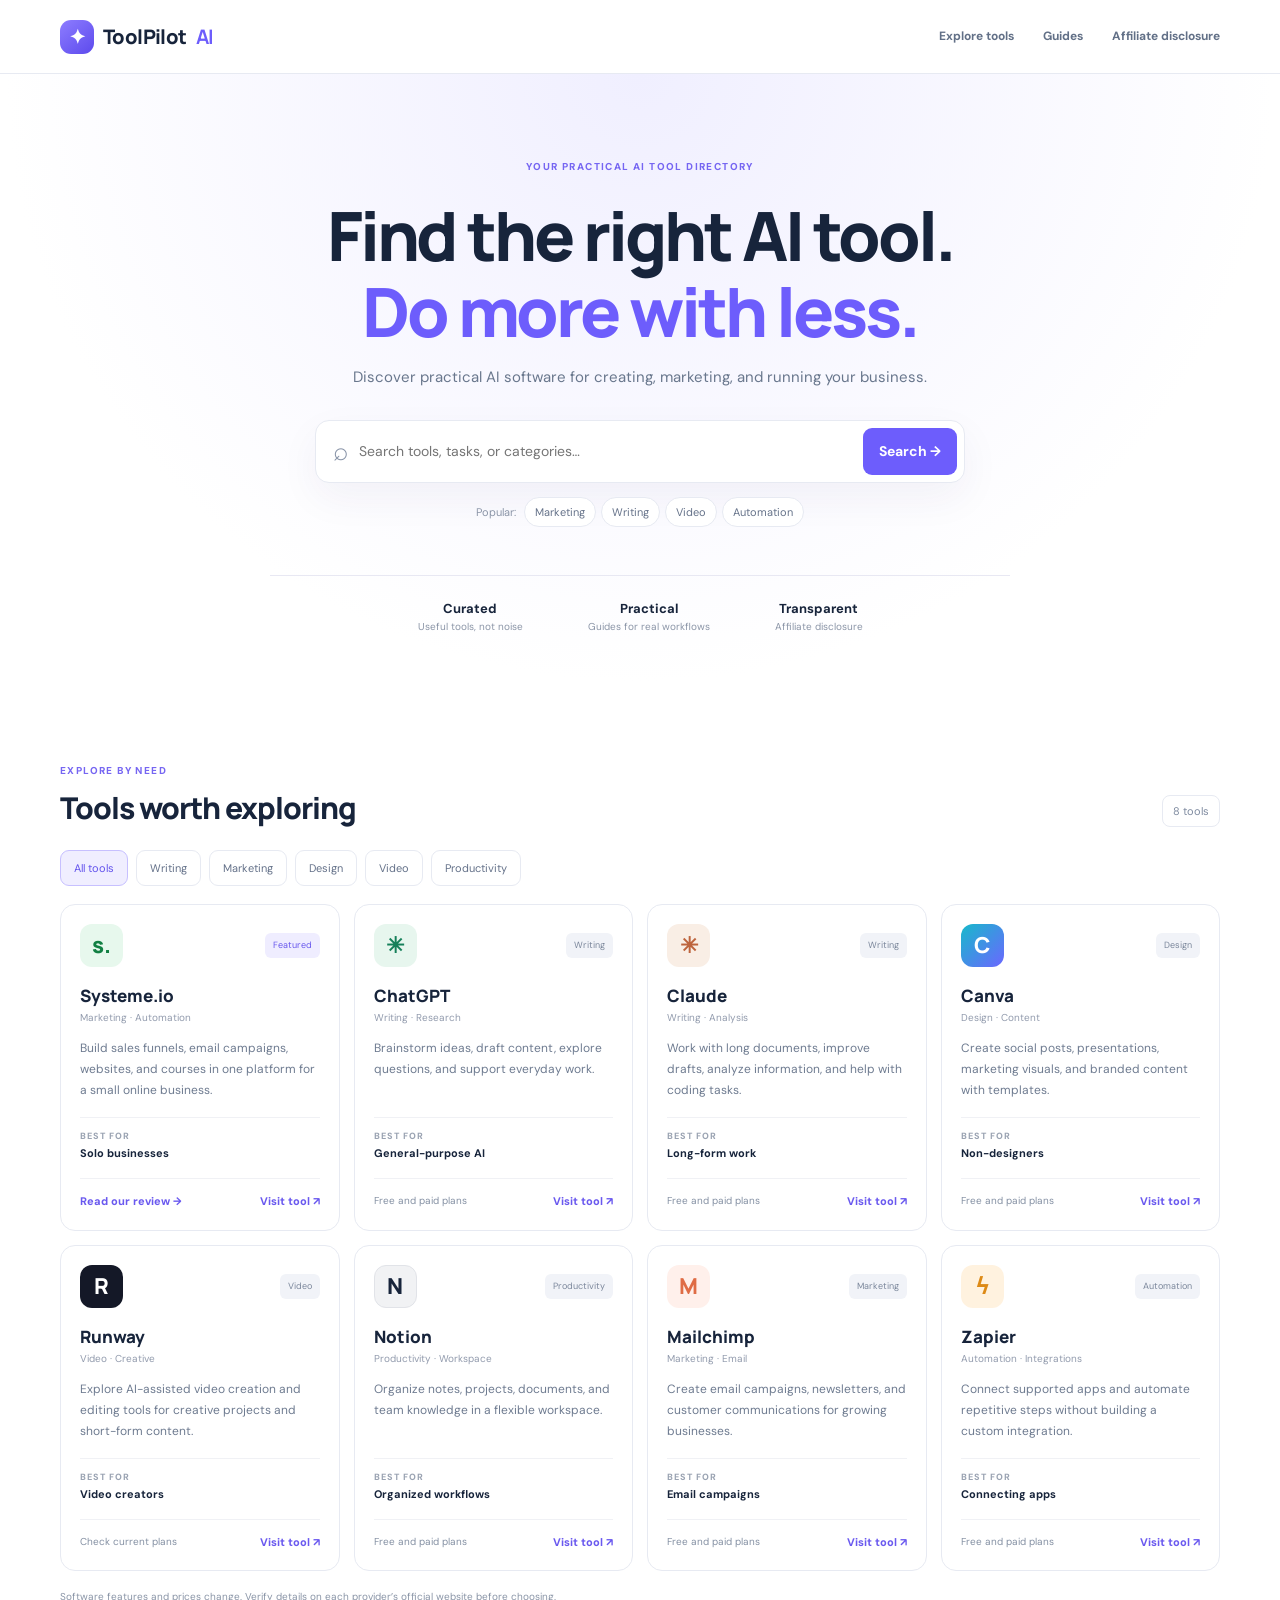
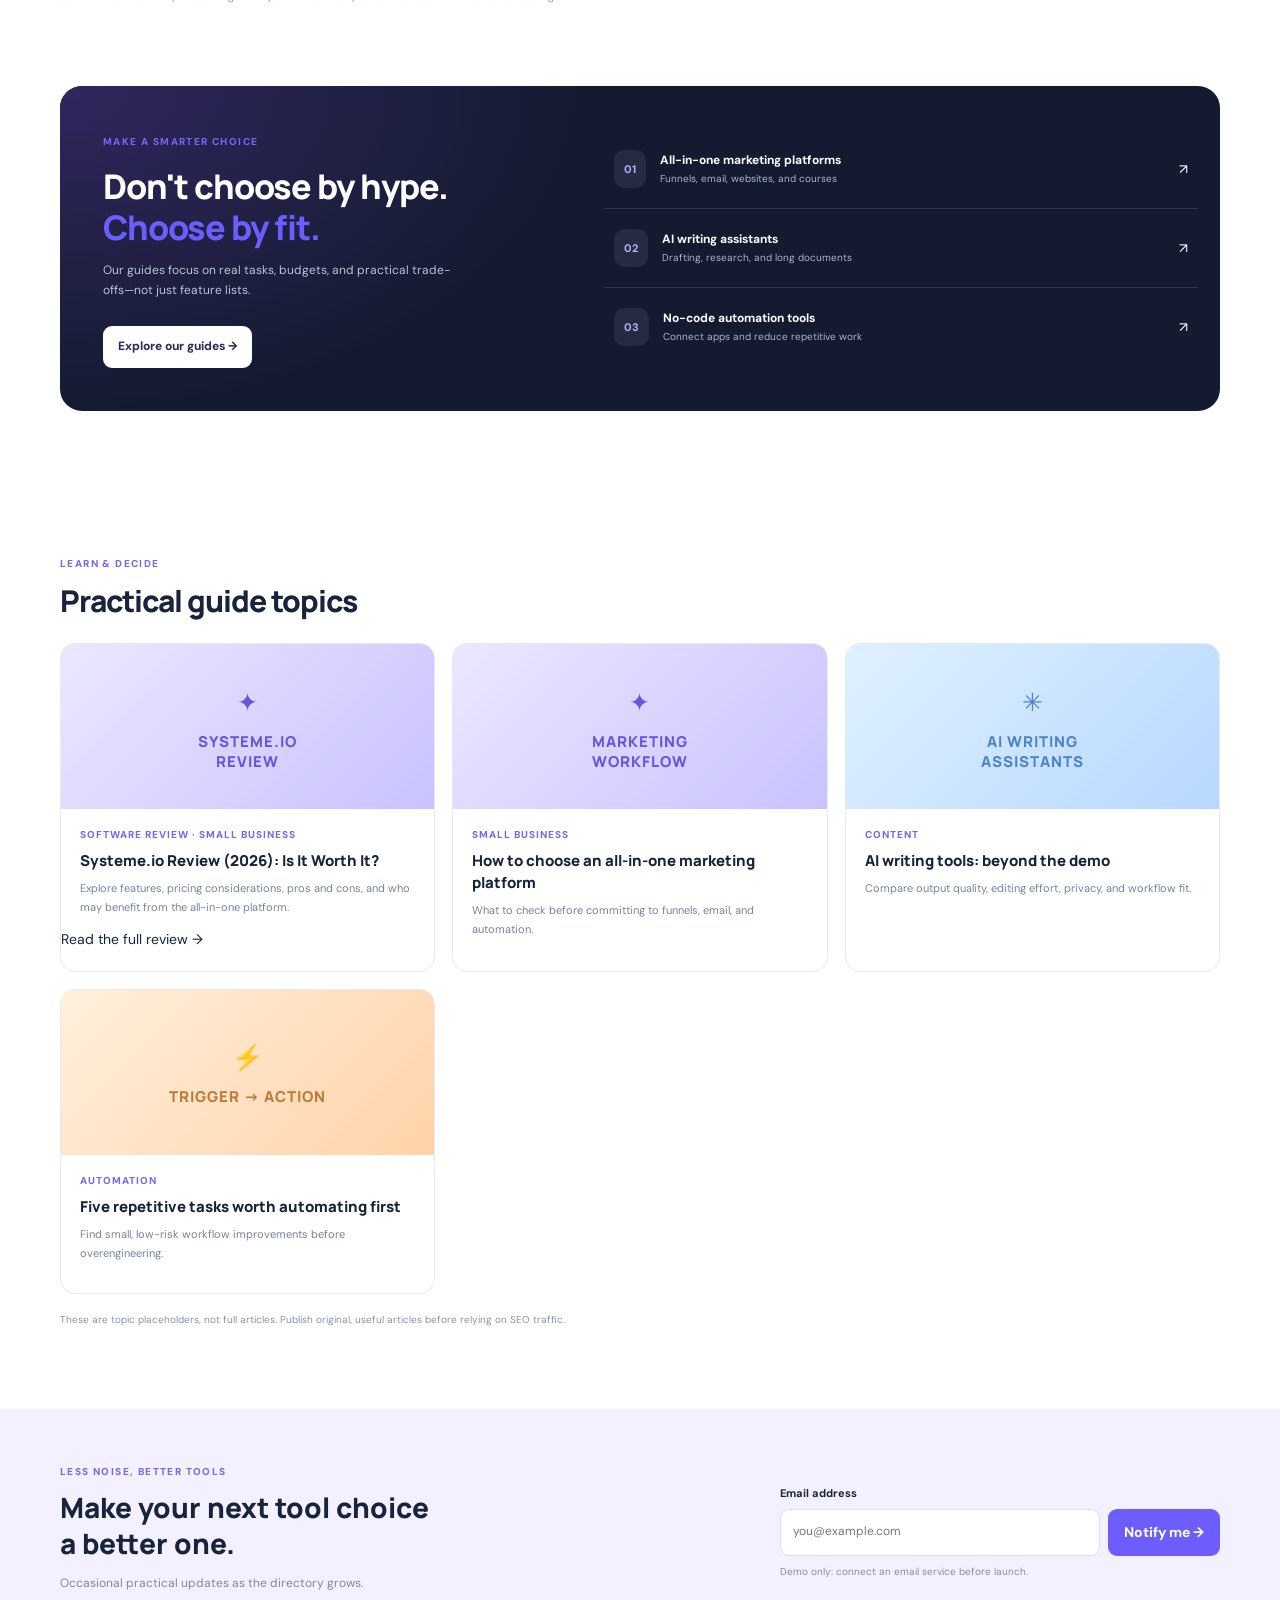
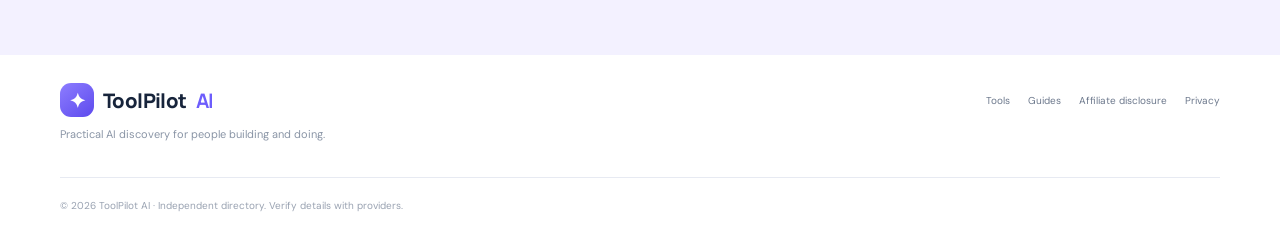
<file: index.html>
<!doctype html>
<html lang="en"><head><meta name="google-site-verification" content="rVAL3A0hP86pXRGfWwrzr5Og_CJ_Xg7VYZSqfzF2xps" /><meta charset="utf-8"><meta name="viewport" content="width=device-width,initial-scale=1"><meta name="description" content="Discover and compare AI tools for writing, marketing, design, video and productivity."><meta name="theme-color" content="#101828"><title>ToolPilot AI — Find the right AI tools</title><link rel="stylesheet" href="styles.css"></head>
<body><header><a class="brand" href="#"><span>✦</span> ToolPilot <b>AI</b></a><button id="menu" aria-label="Toggle menu">☰</button><nav id="nav"><a href="#tools">Explore tools</a><a href="#guides">Guides</a><a href="disclosure.html">Affiliate disclosure</a></nav></header>
<main><section class="hero"><div class="eyebrow">YOUR PRACTICAL AI TOOL DIRECTORY</div><h1>Find the right AI tool.<br><em>Do more with less.</em></h1><p>Discover practical AI software for creating, marketing, and running your business.</p><form id="searchForm"><span>⌕</span><input id="search" placeholder="Search tools, tasks, or categories…" aria-label="Search tools"><button>Search →</button></form><div class="chips">Popular: <button data-q="marketing">Marketing</button><button data-q="writing">Writing</button><button data-q="video">Video</button><button data-q="automation">Automation</button></div><div class="stats"><span><b>Curated</b><small>Useful tools, not noise</small></span><span><b>Practical</b><small>Guides for real workflows</small></span><span><b>Transparent</b><small>Affiliate disclosure</small></span></div></section>
<section class="section" id="tools"><div class="heading"><div><small>EXPLORE BY NEED</small><h2>Tools worth exploring</h2></div><span id="count">8 tools</span></div><div class="filters"><button class="active" data-cat="All">All tools</button><button data-cat="Writing">Writing</button><button data-cat="Marketing">Marketing</button><button data-cat="Design">Design</button><button data-cat="Video">Video</button><button data-cat="Productivity">Productivity</button></div><div class="grid" id="grid">
<article class="tool" data-cat="Marketing" data-key="systeme io systeme.io marketing automation funnel email website course business"><div class="toolhead"><div class="logo green">s.</div><span class="tag featured">Featured</span></div><h3>Systeme.io</h3><small>Marketing · Automation</small><p>Build sales funnels, email campaigns, websites, and courses in one platform for a small online business.</p><div class="best"><small>BEST FOR</small><b>Solo businesses</b></div><div class="foot"><a href="systeme-io-review.html">Read our review →</a><a href="https://systeme.io/?sa=sa0111624777e58f59c828df4a6c13da2a97723bb6" target="_blank" rel="sponsored nofollow noopener">Visit tool ↗</a></div></article>
<article class="tool" data-cat="Writing" data-key="chatgpt writing research brainstorming assistant"><div class="toolhead"><div class="logo mint">✳</div><span class="tag">Writing</span></div><h3>ChatGPT</h3><small>Writing · Research</small><p>Brainstorm ideas, draft content, explore questions, and support everyday work.</p><div class="best"><small>BEST FOR</small><b>General-purpose AI</b></div><div class="foot"><span>Free and paid plans</span><a href="https://chatgpt.com/" target="_blank" rel="noopener">Visit tool ↗</a></div></article>
<article class="tool" data-cat="Writing" data-key="claude writing long documents analysis coding"><div class="toolhead"><div class="logo peach">✳</div><span class="tag">Writing</span></div><h3>Claude</h3><small>Writing · Analysis</small><p>Work with long documents, improve drafts, analyze information, and help with coding tasks.</p><div class="best"><small>BEST FOR</small><b>Long-form work</b></div><div class="foot"><span>Free and paid plans</span><a href="https://claude.ai/" target="_blank" rel="noopener">Visit tool ↗</a></div></article>
<article class="tool" data-cat="Design" data-key="canva design presentations social graphics"><div class="toolhead"><div class="logo aqua">C</div><span class="tag">Design</span></div><h3>Canva</h3><small>Design · Content</small><p>Create social posts, presentations, marketing visuals, and branded content with templates.</p><div class="best"><small>BEST FOR</small><b>Non-designers</b></div><div class="foot"><span>Free and paid plans</span><a href="https://www.canva.com/" target="_blank" rel="noopener">Visit tool ↗</a></div></article>
<article class="tool" data-cat="Video" data-key="runway video generation editing creative"><div class="toolhead"><div class="logo dark">R</div><span class="tag">Video</span></div><h3>Runway</h3><small>Video · Creative</small><p>Explore AI-assisted video creation and editing tools for creative projects and short-form content.</p><div class="best"><small>BEST FOR</small><b>Video creators</b></div><div class="foot"><span>Check current plans</span><a href="https://runwayml.com/" target="_blank" rel="noopener">Visit tool ↗</a></div></article>
<article class="tool" data-cat="Productivity" data-key="notion productivity workspace notes knowledge"><div class="toolhead"><div class="logo paper">N</div><span class="tag">Productivity</span></div><h3>Notion</h3><small>Productivity · Workspace</small><p>Organize notes, projects, documents, and team knowledge in a flexible workspace.</p><div class="best"><small>BEST FOR</small><b>Organized workflows</b></div><div class="foot"><span>Free and paid plans</span><a href="https://www.notion.so/" target="_blank" rel="noopener">Visit tool ↗</a></div></article>
<article class="tool" data-cat="Marketing" data-key="mailchimp email marketing newsletter campaign"><div class="toolhead"><div class="logo coral">M</div><span class="tag">Marketing</span></div><h3>Mailchimp</h3><small>Marketing · Email</small><p>Create email campaigns, newsletters, and customer communications for growing businesses.</p><div class="best"><small>BEST FOR</small><b>Email campaigns</b></div><div class="foot"><span>Free and paid plans</span><a href="https://mailchimp.com/" target="_blank" rel="noopener">Visit tool ↗</a></div></article>
<article class="tool" data-cat="Productivity" data-key="zapier automation integrations no code workflows"><div class="toolhead"><div class="logo gold">ϟ</div><span class="tag">Automation</span></div><h3>Zapier</h3><small>Automation · Integrations</small><p>Connect supported apps and automate repetitive steps without building a custom integration.</p><div class="best"><small>BEST FOR</small><b>Connecting apps</b></div><div class="foot"><span>Free and paid plans</span><a href="https://zapier.com/" target="_blank" rel="noopener">Visit tool ↗</a></div></article>
</div><p class="note">Software features and prices change. Verify details on each provider’s official website before choosing.</p><div id="empty" hidden><h3>No tools found</h3><p>Try another search or category.</p></div></section>
<section class="compare"><div><small>MAKE A SMARTER CHOICE</small><h2>Don't choose by hype.<br><em>Choose by fit.</em></h2><p>Our guides focus on real tasks, budgets, and practical trade-offs—not just feature lists.</p><a class="whitebutton" href="#guides">Explore our guides →</a></div><div class="comparelist"><a href="#guides"><b>01</b><span><strong>All-in-one marketing platforms</strong><small>Funnels, email, websites, and courses</small></span>↗</a><a href="#guides"><b>02</b><span><strong>AI writing assistants</strong><small>Drafting, research, and long documents</small></span>↗</a><a href="#guides"><b>03</b><span><strong>No-code automation tools</strong><small>Connect apps and reduce repetitive work</small></span>↗</a></div></section>
<section class="section" id="guides"><div class="heading"><div><small>LEARN & DECIDE</small><h2>Practical guide topics</h2></div></div><div class="guides"><article><a href="systeme-io-review.html" aria-label="Read the Systeme.io review"><div class="art purple">✦<strong>SYSTEME.IO<br>REVIEW</strong></div></a><small>SOFTWARE REVIEW · SMALL BUSINESS</small><h3><a href="systeme-io-review.html">Systeme.io Review (2026): Is It Worth It?</a></h3><p>Explore features, pricing considerations, pros and cons, and who may benefit from the all-in-one platform.</p><a href="systeme-io-review.html">Read the full review →</a></article><article><div class="art purple">✦<strong>MARKETING<br>WORKFLOW</strong></div><small>SMALL BUSINESS</small><h3>How to choose an all-in-one marketing platform</h3><p>What to check before committing to funnels, email, and automation.</p></article><article><div class="art blue">✳<strong>AI WRITING<br>ASSISTANTS</strong></div><small>CONTENT</small><h3>AI writing tools: beyond the demo</h3><p>Compare output quality, editing effort, privacy, and workflow fit.</p></article><article><div class="art orange">⚡<strong>TRIGGER → ACTION</strong></div><small>AUTOMATION</small><h3>Five repetitive tasks worth automating first</h3><p>Find small, low-risk workflow improvements before overengineering.</p></article></div><p class="note">These are topic placeholders, not full articles. Publish original, useful articles before relying on SEO traffic.</p></section>
<section class="newsletter"><div><small>LESS NOISE, BETTER TOOLS</small><h2>Make your next tool choice<br>a better one.</h2><p>Occasional practical updates as the directory grows.</p></div><form id="emailForm"><label for="email">Email address</label><div><input id="email" type="email" placeholder="you@example.com" required><button>Notify me →</button></div><small id="message">Demo only: connect an email service before launch.</small></form></section></main>
<footer><div><a class="brand" href="#"><span>✦</span> ToolPilot <b>AI</b></a><p>Practical AI discovery for people building and doing.</p></div><nav><a href="#tools">Tools</a><a href="#guides">Guides</a><a href="disclosure.html">Affiliate disclosure</a><a href="privacy.html">Privacy</a></nav><hr><small>© <span id="year"></span> ToolPilot AI · Independent directory. Verify details with providers.</small></footer><script src="script.js"></script></body></html>
</file>
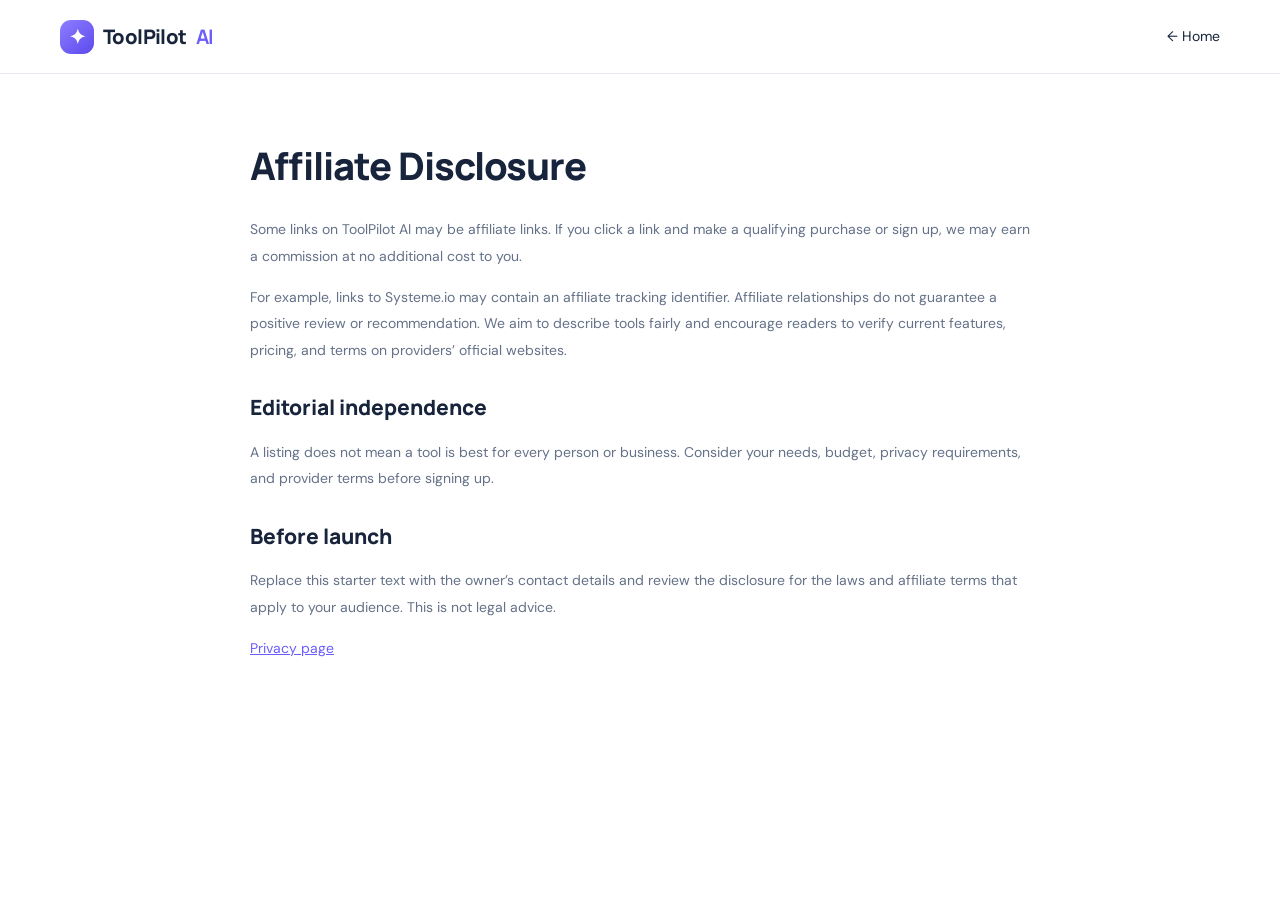
<file: disclosure.html>
<!doctype html><html lang="en"><head><meta charset="utf-8"><meta name="viewport" content="width=device-width,initial-scale=1"><title>Affiliate Disclosure — ToolPilot AI</title><link rel="stylesheet" href="styles.css"></head><body><header><a class="brand" href="index.html"><span>✦</span> ToolPilot <b>AI</b></a><a href="index.html">← Home</a></header><main class="legal"><h1>Affiliate Disclosure</h1><p>Some links on ToolPilot AI may be affiliate links. If you click a link and make a qualifying purchase or sign up, we may earn a commission at no additional cost to you.</p><p>For example, links to Systeme.io may contain an affiliate tracking identifier. Affiliate relationships do not guarantee a positive review or recommendation. We aim to describe tools fairly and encourage readers to verify current features, pricing, and terms on providers’ official websites.</p><h2>Editorial independence</h2><p>A listing does not mean a tool is best for every person or business. Consider your needs, budget, privacy requirements, and provider terms before signing up.</p><h2>Before launch</h2><p>Replace this starter text with the owner’s contact details and review the disclosure for the laws and affiliate terms that apply to your audience. This is not legal advice.</p><p><a href="privacy.html">Privacy page</a></p></main></body></html>
</file>
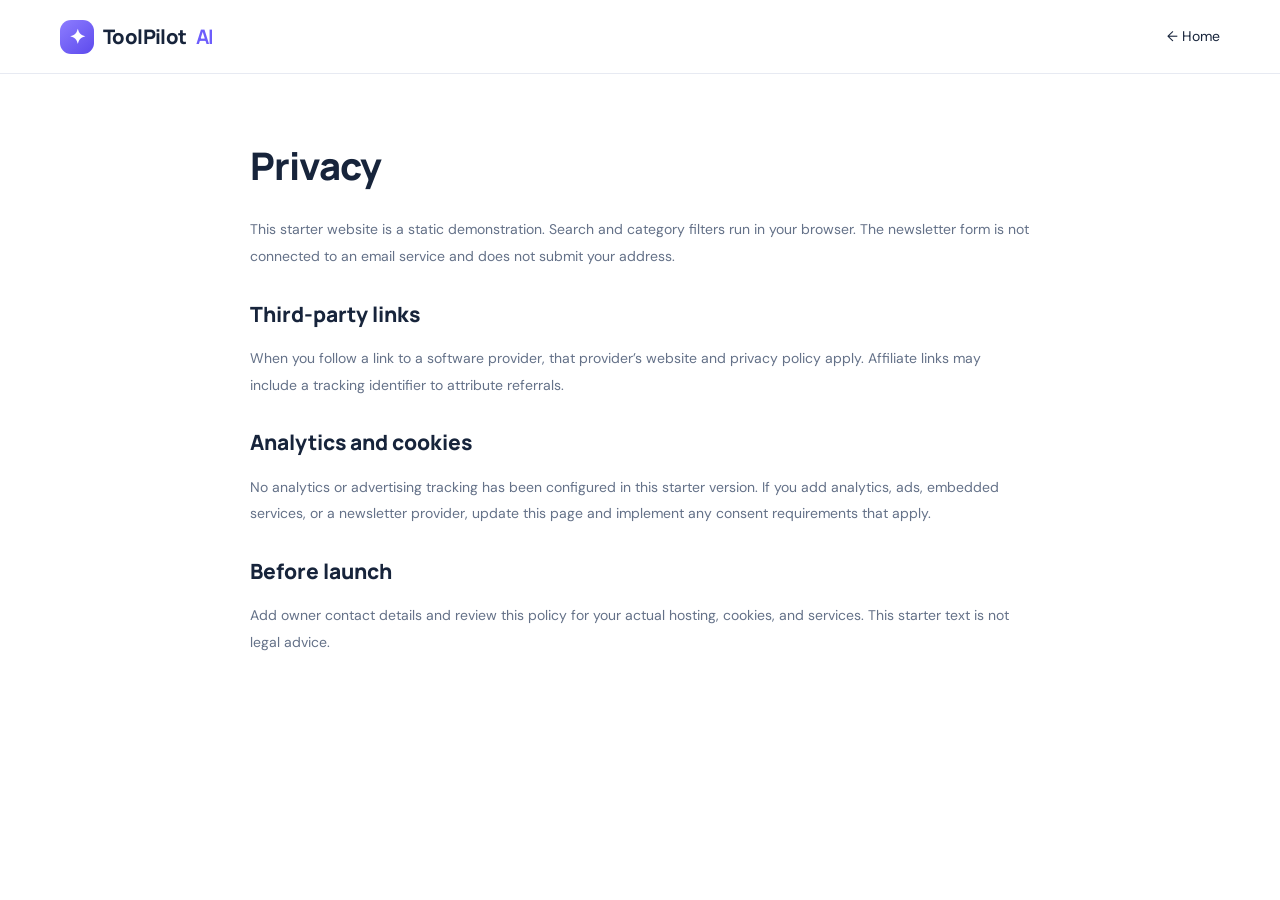
<file: privacy.html>
<!doctype html><html lang="en"><head><meta charset="utf-8"><meta name="viewport" content="width=device-width,initial-scale=1"><title>Privacy — ToolPilot AI</title><link rel="stylesheet" href="styles.css"></head><body><header><a class="brand" href="index.html"><span>✦</span> ToolPilot <b>AI</b></a><a href="index.html">← Home</a></header><main class="legal"><h1>Privacy</h1><p>This starter website is a static demonstration. Search and category filters run in your browser. The newsletter form is not connected to an email service and does not submit your address.</p><h2>Third-party links</h2><p>When you follow a link to a software provider, that provider’s website and privacy policy apply. Affiliate links may include a tracking identifier to attribute referrals.</p><h2>Analytics and cookies</h2><p>No analytics or advertising tracking has been configured in this starter version. If you add analytics, ads, embedded services, or a newsletter provider, update this page and implement any consent requirements that apply.</p><h2>Before launch</h2><p>Add owner contact details and review this policy for your actual hosting, cookies, and services. This starter text is not legal advice.</p></main></body></html>
</file>
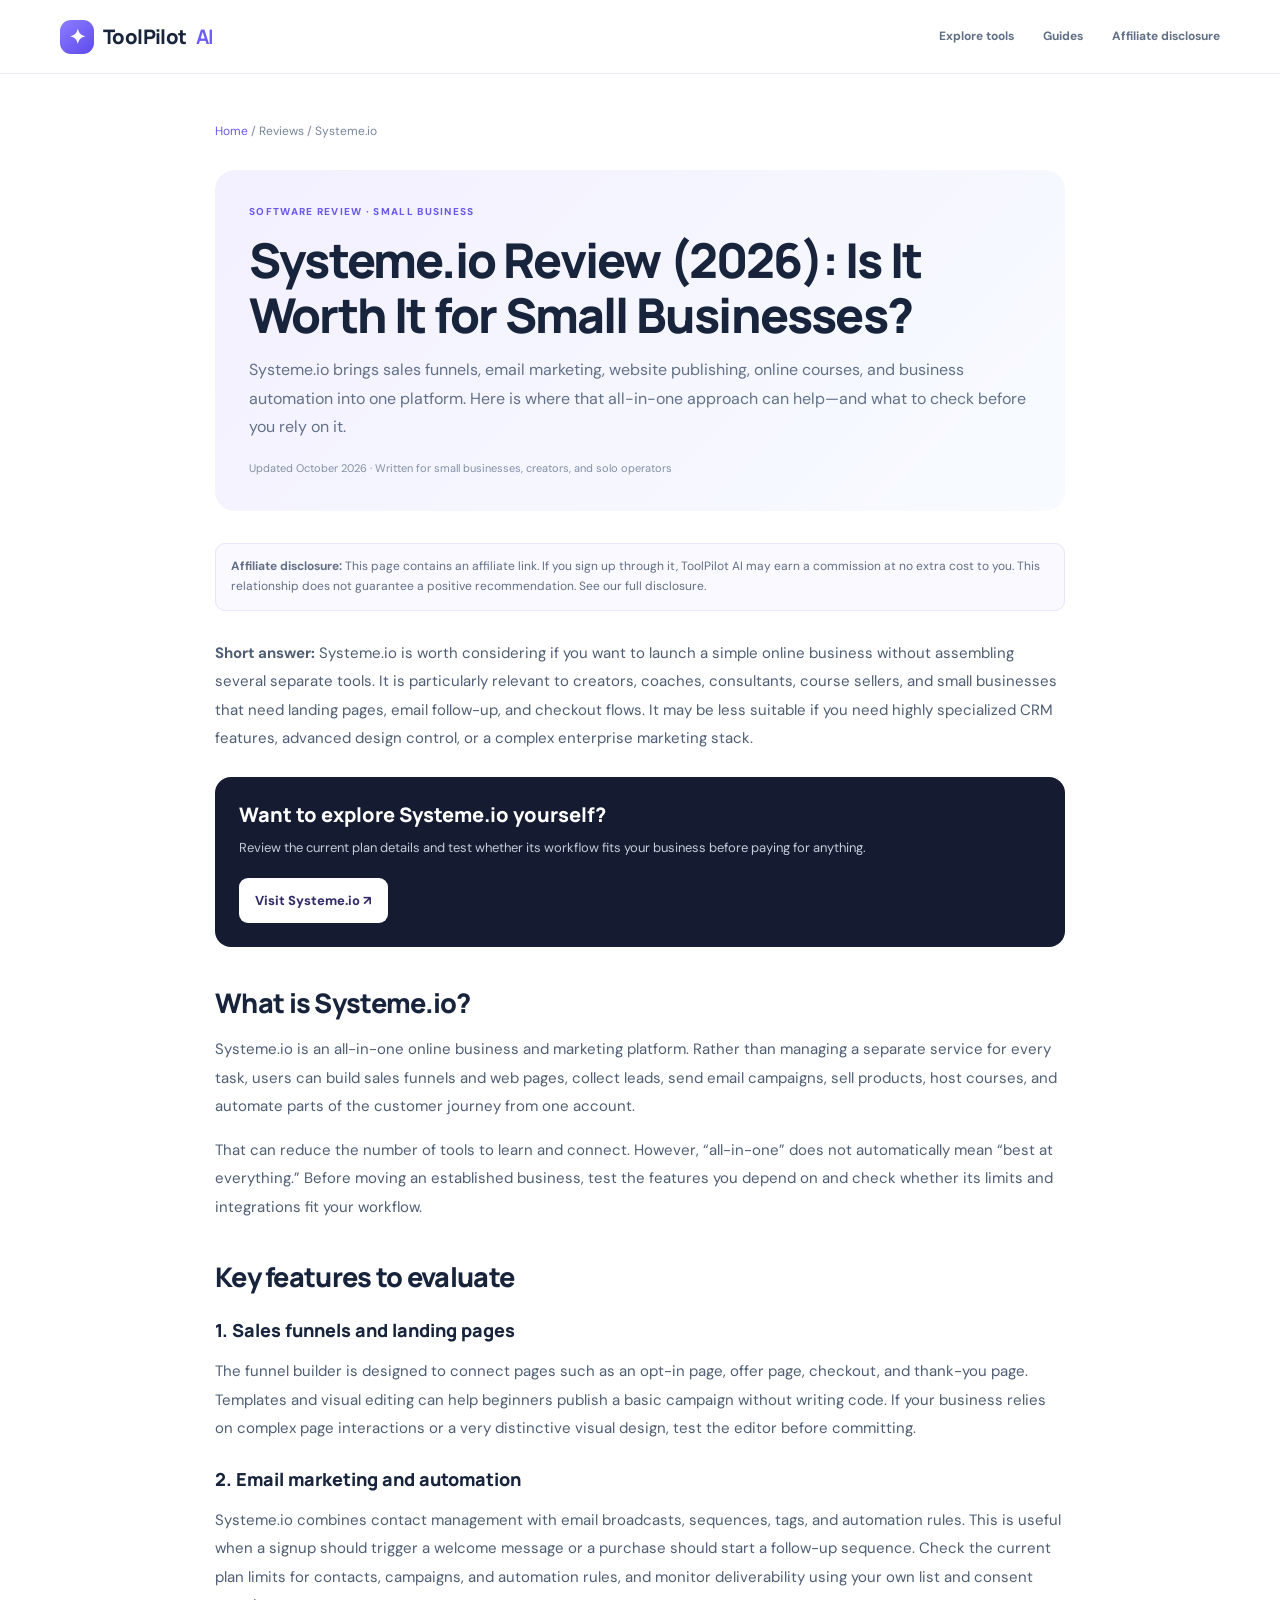
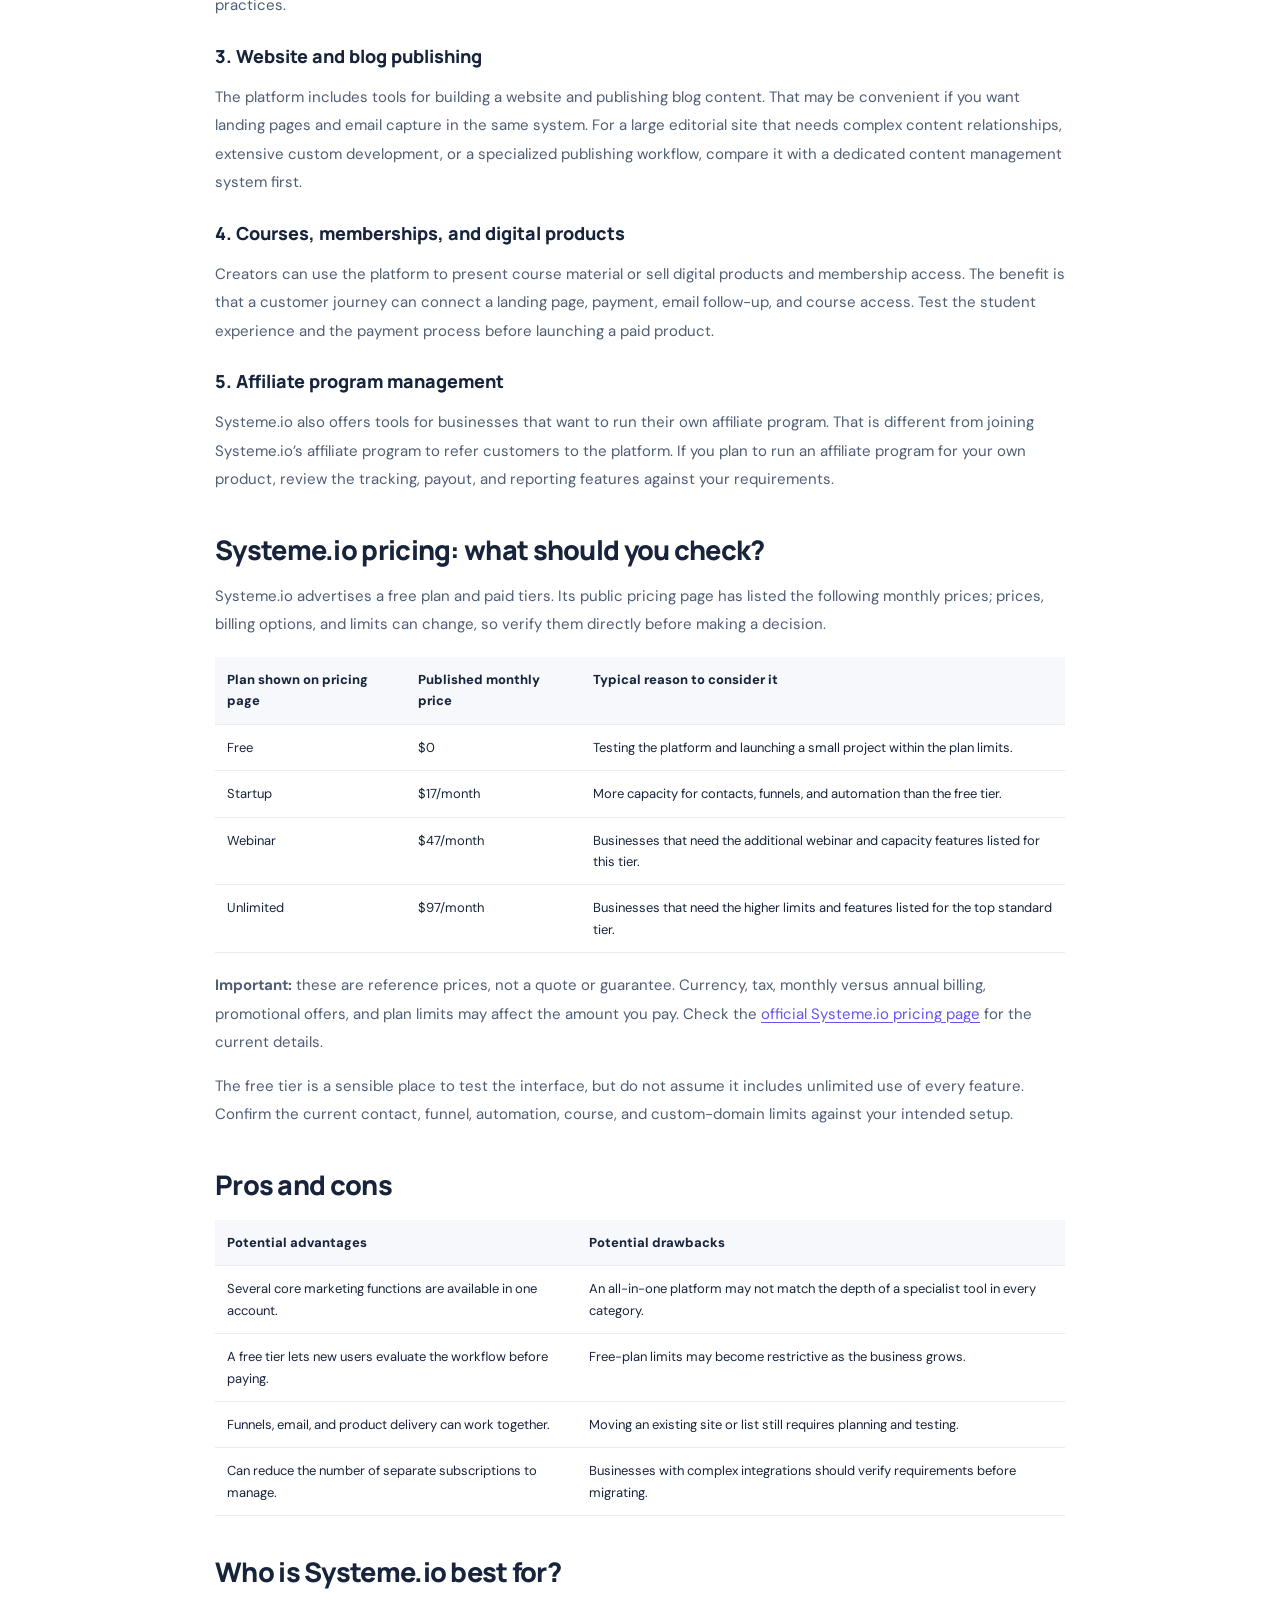
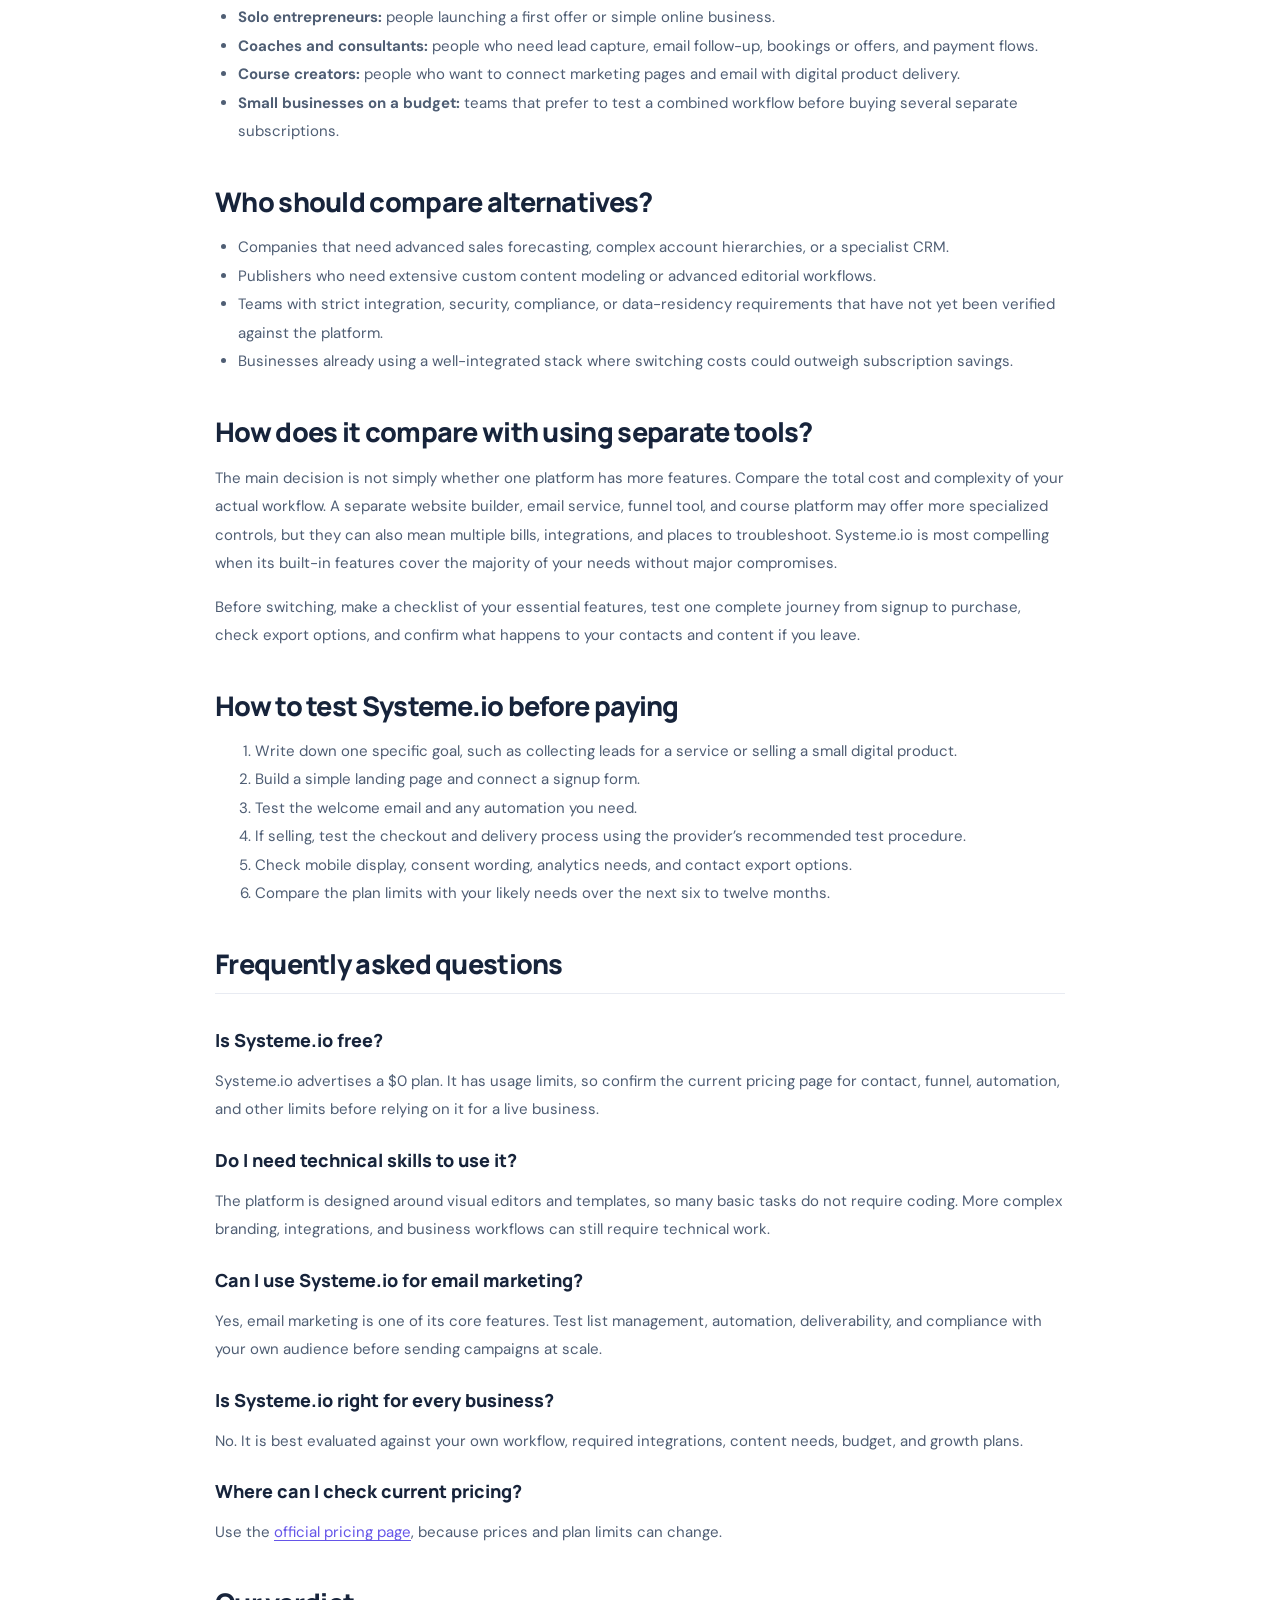
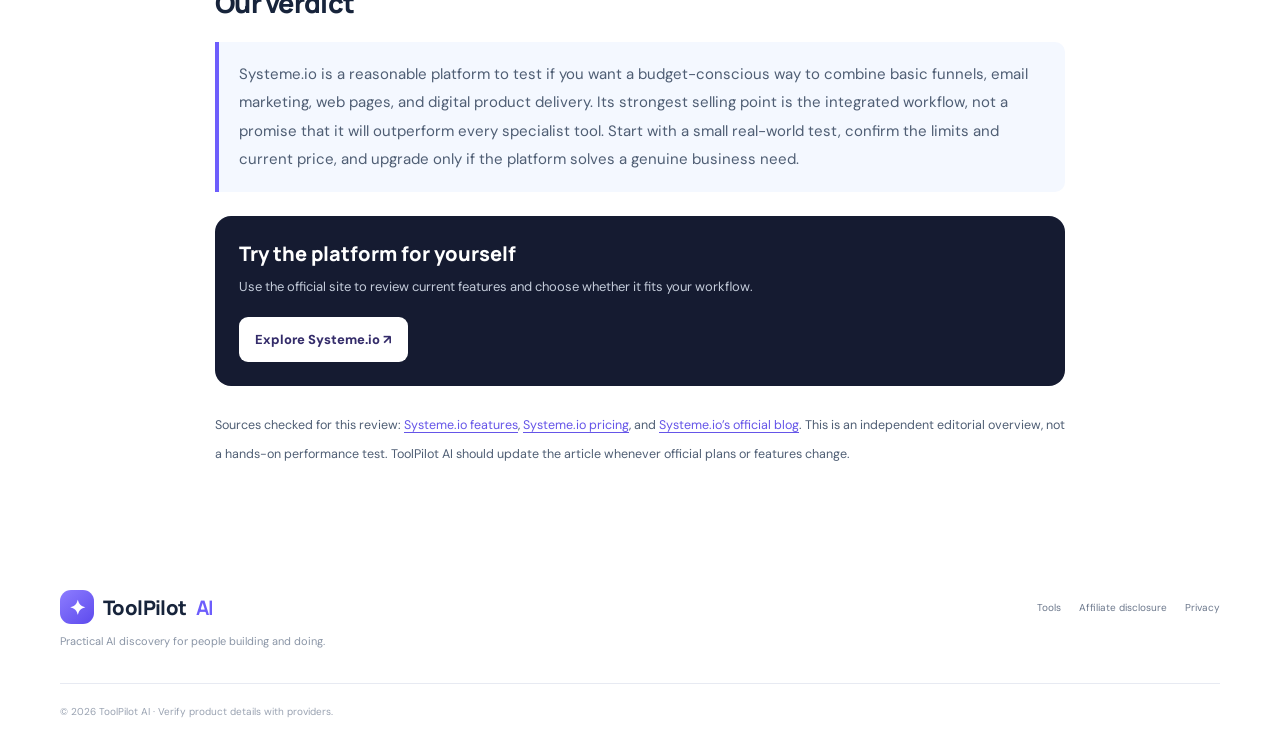
<file: systeme-io-review.html>
<!doctype html>
<html lang="en">
<head>
<meta charset="utf-8">
<meta name="viewport" content="width=device-width, initial-scale=1">
<title>Systeme.io Review (2026): Is It Worth It for Small Businesses? | ToolPilot AI</title>
<meta name="description" content="An independent, practical review of Systeme.io for small businesses. Explore its funnels, email marketing, website builder, courses, pricing, pros, cons, and who it suits.">
<meta name="robots" content="index,follow">
<link rel="canonical" href="https://stz6648.github.io/toolpilot-ai/systeme-io-review.html">
<link rel="stylesheet" href="styles.css">
<style>
.article-wrap{width:min(850px,calc(100% - 36px));margin:0 auto;padding:38px 0 80px}
.breadcrumb{font-size:12px;color:#78849a;margin:10px 0 28px}.breadcrumb a{color:#6959ed}
.article-hero{background:linear-gradient(135deg,#f3f0ff,#f7fbff);padding:34px;border-radius:20px;margin-bottom:32px}
.article-hero .eyebrow{font-size:10px;letter-spacing:1.3px;color:#6959ed;font-weight:800}
.article-hero h1{font:800 clamp(32px,5vw,48px)/1.14 Manrope,Arial,sans-serif;letter-spacing:-1.8px;margin:13px 0}
.article-hero p{font-size:16px;line-height:1.8;color:#637188;margin:0}
.article-meta{font-size:11px;color:#8390a4;margin-top:17px}
.disclosure{border:1px solid #e7e4fb;background:#faf9ff;padding:13px 15px;border-radius:10px;font-size:12px;color:#626f85;margin:20px 0 28px}
.article-content h2{font:800 27px/1.3 Manrope,Arial,sans-serif;letter-spacing:-.7px;margin:38px 0 12px}
.article-content h3{font:800 18px Manrope,Arial,sans-serif;margin:24px 0 8px}
.article-content p,.article-content li{font-size:15px;line-height:1.9;color:#4f5e74}
.article-content ul{padding-left:23px}
.article-content a{color:#6555e8;text-decoration:underline;text-underline-offset:3px}
.cta{margin:24px 0;padding:24px;border-radius:16px;background:#151b31;color:#fff}
.cta h3{margin:0 0 8px;color:#fff;font-size:20px}.cta p{color:#c4ccda;margin:0 0 17px;font-size:13px}
.cta a{display:inline-block;background:#fff;color:#342c6a;border-radius:9px;padding:12px 16px;font-size:13px;font-weight:800;text-decoration:none}
.table-wrap{overflow-x:auto;margin:18px 0}
table{border-collapse:collapse;width:100%;min-width:520px;font-size:13px}
th,td{text-align:left;padding:12px;border-bottom:1px solid #e8ebf2;vertical-align:top}
th{background:#f7f8fc;font-weight:800}
.verdict{background:#f4f8ff;border-left:4px solid #6d5dfc;padding:18px 20px;margin:22px 0;border-radius:0 10px 10px 0}
.verdict p{margin:0}
.faq{border-top:1px solid #e8ebf2;padding-top:10px}
footer .container{width:min(1160px,calc(100% - 36px))}
@media(max-width:650px){.article-wrap{padding-top:20px}.article-hero{padding:23px}.article-hero p{font-size:14px}.article-content h2{font-size:23px}.article-content p,.article-content li{font-size:14px}}
</style>
</head>
<body>
<header><a class="brand" href="index.html"><span>✦</span> ToolPilot <b>AI</b></a><button id="menu" aria-label="Toggle menu">☰</button><nav id="nav"><a href="index.html#tools">Explore tools</a><a href="index.html#guides">Guides</a><a href="disclosure.html">Affiliate disclosure</a></nav></header>
<main class="article-wrap">
<div class="breadcrumb"><a href="index.html">Home</a> / Reviews / Systeme.io</div>
<section class="article-hero">
<div class="eyebrow">SOFTWARE REVIEW · SMALL BUSINESS</div>
<h1>Systeme.io Review (2026): Is It Worth It for Small Businesses?</h1>
<p>Systeme.io brings sales funnels, email marketing, website publishing, online courses, and business automation into one platform. Here is where that all-in-one approach can help—and what to check before you rely on it.</p>
<div class="article-meta">Updated October 2026 · Written for small businesses, creators, and solo operators</div>
</section>
<div class="disclosure"><strong>Affiliate disclosure:</strong> This page contains an affiliate link. If you sign up through it, ToolPilot AI may earn a commission at no extra cost to you. This relationship does not guarantee a positive recommendation. See our <a href="disclosure.html">full disclosure</a>.</div>
<article class="article-content">
<p><strong>Short answer:</strong> Systeme.io is worth considering if you want to launch a simple online business without assembling several separate tools. It is particularly relevant to creators, coaches, consultants, course sellers, and small businesses that need landing pages, email follow-up, and checkout flows. It may be less suitable if you need highly specialized CRM features, advanced design control, or a complex enterprise marketing stack.</p>
<div class="cta"><h3>Want to explore Systeme.io yourself?</h3><p>Review the current plan details and test whether its workflow fits your business before paying for anything.</p><a href="https://systeme.io/no?sa=sa0111624777e58f59c828df4a6c13da2a97723bb6&tk=toolpilot-review" target="_blank" rel="sponsored nofollow noopener">Visit Systeme.io ↗</a></div>

<h2>What is Systeme.io?</h2>
<p>Systeme.io is an all-in-one online business and marketing platform. Rather than managing a separate service for every task, users can build sales funnels and web pages, collect leads, send email campaigns, sell products, host courses, and automate parts of the customer journey from one account.</p>
<p>That can reduce the number of tools to learn and connect. However, “all-in-one” does not automatically mean “best at everything.” Before moving an established business, test the features you depend on and check whether its limits and integrations fit your workflow.</p>

<h2>Key features to evaluate</h2>
<h3>1. Sales funnels and landing pages</h3>
<p>The funnel builder is designed to connect pages such as an opt-in page, offer page, checkout, and thank-you page. Templates and visual editing can help beginners publish a basic campaign without writing code. If your business relies on complex page interactions or a very distinctive visual design, test the editor before committing.</p>
<h3>2. Email marketing and automation</h3>
<p>Systeme.io combines contact management with email broadcasts, sequences, tags, and automation rules. This is useful when a signup should trigger a welcome message or a purchase should start a follow-up sequence. Check the current plan limits for contacts, campaigns, and automation rules, and monitor deliverability using your own list and consent practices.</p>
<h3>3. Website and blog publishing</h3>
<p>The platform includes tools for building a website and publishing blog content. That may be convenient if you want landing pages and email capture in the same system. For a large editorial site that needs complex content relationships, extensive custom development, or a specialized publishing workflow, compare it with a dedicated content management system first.</p>
<h3>4. Courses, memberships, and digital products</h3>
<p>Creators can use the platform to present course material or sell digital products and membership access. The benefit is that a customer journey can connect a landing page, payment, email follow-up, and course access. Test the student experience and the payment process before launching a paid product.</p>
<h3>5. Affiliate program management</h3>
<p>Systeme.io also offers tools for businesses that want to run their own affiliate program. That is different from joining Systeme.io’s affiliate program to refer customers to the platform. If you plan to run an affiliate program for your own product, review the tracking, payout, and reporting features against your requirements.</p>

<h2>Systeme.io pricing: what should you check?</h2>
<p>Systeme.io advertises a free plan and paid tiers. Its public pricing page has listed the following monthly prices; prices, billing options, and limits can change, so verify them directly before making a decision.</p>
<div class="table-wrap"><table><thead><tr><th>Plan shown on pricing page</th><th>Published monthly price</th><th>Typical reason to consider it</th></tr></thead><tbody>
<tr><td>Free</td><td>$0</td><td>Testing the platform and launching a small project within the plan limits.</td></tr>
<tr><td>Startup</td><td>$17/month</td><td>More capacity for contacts, funnels, and automation than the free tier.</td></tr>
<tr><td>Webinar</td><td>$47/month</td><td>Businesses that need the additional webinar and capacity features listed for this tier.</td></tr>
<tr><td>Unlimited</td><td>$97/month</td><td>Businesses that need the higher limits and features listed for the top standard tier.</td></tr>
</tbody></table></div>
<p><strong>Important:</strong> these are reference prices, not a quote or guarantee. Currency, tax, monthly versus annual billing, promotional offers, and plan limits may affect the amount you pay. Check the <a href="https://systeme.io/pricing" target="_blank" rel="noopener">official Systeme.io pricing page</a> for the current details.</p>
<p>The free tier is a sensible place to test the interface, but do not assume it includes unlimited use of every feature. Confirm the current contact, funnel, automation, course, and custom-domain limits against your intended setup.</p>

<h2>Pros and cons</h2>
<div class="table-wrap"><table><thead><tr><th>Potential advantages</th><th>Potential drawbacks</th></tr></thead><tbody>
<tr><td>Several core marketing functions are available in one account.</td><td>An all-in-one platform may not match the depth of a specialist tool in every category.</td></tr>
<tr><td>A free tier lets new users evaluate the workflow before paying.</td><td>Free-plan limits may become restrictive as the business grows.</td></tr>
<tr><td>Funnels, email, and product delivery can work together.</td><td>Moving an existing site or list still requires planning and testing.</td></tr>
<tr><td>Can reduce the number of separate subscriptions to manage.</td><td>Businesses with complex integrations should verify requirements before migrating.</td></tr>
</tbody></table></div>

<h2>Who is Systeme.io best for?</h2>
<ul>
<li><strong>Solo entrepreneurs:</strong> people launching a first offer or simple online business.</li>
<li><strong>Coaches and consultants:</strong> people who need lead capture, email follow-up, bookings or offers, and payment flows.</li>
<li><strong>Course creators:</strong> people who want to connect marketing pages and email with digital product delivery.</li>
<li><strong>Small businesses on a budget:</strong> teams that prefer to test a combined workflow before buying several separate subscriptions.</li>
</ul>
<h2>Who should compare alternatives?</h2>
<ul>
<li>Companies that need advanced sales forecasting, complex account hierarchies, or a specialist CRM.</li>
<li>Publishers who need extensive custom content modeling or advanced editorial workflows.</li>
<li>Teams with strict integration, security, compliance, or data-residency requirements that have not yet been verified against the platform.</li>
<li>Businesses already using a well-integrated stack where switching costs could outweigh subscription savings.</li>
</ul>

<h2>How does it compare with using separate tools?</h2>
<p>The main decision is not simply whether one platform has more features. Compare the total cost and complexity of your actual workflow. A separate website builder, email service, funnel tool, and course platform may offer more specialized controls, but they can also mean multiple bills, integrations, and places to troubleshoot. Systeme.io is most compelling when its built-in features cover the majority of your needs without major compromises.</p>
<p>Before switching, make a checklist of your essential features, test one complete journey from signup to purchase, check export options, and confirm what happens to your contacts and content if you leave.</p>

<h2>How to test Systeme.io before paying</h2>
<ol>
<li>Write down one specific goal, such as collecting leads for a service or selling a small digital product.</li>
<li>Build a simple landing page and connect a signup form.</li>
<li>Test the welcome email and any automation you need.</li>
<li>If selling, test the checkout and delivery process using the provider’s recommended test procedure.</li>
<li>Check mobile display, consent wording, analytics needs, and contact export options.</li>
<li>Compare the plan limits with your likely needs over the next six to twelve months.</li>
</ol>

<h2>Frequently asked questions</h2>
<div class="faq">
<h3>Is Systeme.io free?</h3><p>Systeme.io advertises a $0 plan. It has usage limits, so confirm the current pricing page for contact, funnel, automation, and other limits before relying on it for a live business.</p>
<h3>Do I need technical skills to use it?</h3><p>The platform is designed around visual editors and templates, so many basic tasks do not require coding. More complex branding, integrations, and business workflows can still require technical work.</p>
<h3>Can I use Systeme.io for email marketing?</h3><p>Yes, email marketing is one of its core features. Test list management, automation, deliverability, and compliance with your own audience before sending campaigns at scale.</p>
<h3>Is Systeme.io right for every business?</h3><p>No. It is best evaluated against your own workflow, required integrations, content needs, budget, and growth plans.</p>
<h3>Where can I check current pricing?</h3><p>Use the <a href="https://systeme.io/pricing" target="_blank" rel="noopener">official pricing page</a>, because prices and plan limits can change.</p>
</div>

<h2>Our verdict</h2>
<div class="verdict"><p>Systeme.io is a reasonable platform to test if you want a budget-conscious way to combine basic funnels, email marketing, web pages, and digital product delivery. Its strongest selling point is the integrated workflow, not a promise that it will outperform every specialist tool. Start with a small real-world test, confirm the limits and current price, and upgrade only if the platform solves a genuine business need.</p></div>
<div class="cta"><h3>Try the platform for yourself</h3><p>Use the official site to review current features and choose whether it fits your workflow.</p><a href="https://systeme.io/no?sa=sa0111624777e58f59c828df4a6c13da2a97723bb6&tk=toolpilot-review" target="_blank" rel="sponsored nofollow noopener">Explore Systeme.io ↗</a></div>
<p><small>Sources checked for this review: <a href="https://systeme.io/features" target="_blank" rel="noopener">Systeme.io features</a>, <a href="https://systeme.io/pricing" target="_blank" rel="noopener">Systeme.io pricing</a>, and <a href="https://systeme.io/blog" target="_blank" rel="noopener">Systeme.io’s official blog</a>. This is an independent editorial overview, not a hands-on performance test. ToolPilot AI should update the article whenever official plans or features change.</small></p>
</article>
</main>
<footer><div><a class="brand" href="index.html"><span>✦</span> ToolPilot <b>AI</b></a><p>Practical AI discovery for people building and doing.</p></div><nav><a href="index.html#tools">Tools</a><a href="disclosure.html">Affiliate disclosure</a><a href="privacy.html">Privacy</a></nav><hr><small>© <span id="year"></span> ToolPilot AI · Verify product details with providers.</small></footer>
<script>
document.getElementById('year').textContent=new Date().getFullYear();
const menu=document.getElementById('menu'),nav=document.getElementById('nav');if(menu)menu.addEventListener('click',()=>nav.classList.toggle('open'));
</script>
</body></html>
</file>
<file: styles.css>
@import url('https://fonts.googleapis.com/css2?family=DM+Sans:wght@400;500;600;700&family=Manrope:wght@400;600;700;800&display=swap');
:root{--ink:#17243b;--muted:#748198;--purple:#6d5dfc;--line:#e7eaf2;--soft:#f7f8fc}*{box-sizing:border-box}html{scroll-behavior:smooth;scroll-padding-top:85px}body{margin:0;color:var(--ink);font:14px 'DM Sans',Arial,sans-serif;line-height:1.65}a{color:inherit;text-decoration:none}button,input{font:inherit;cursor:pointer}.brand{font:800 20px Manrope,sans-serif;letter-spacing:-.6px;display:flex;gap:9px;align-items:center}.brand>span{display:grid;place-items:center;background:linear-gradient(140deg,#8d7dff,#5d4aed);color:white;width:34px;height:34px;border-radius:11px}.brand b{color:var(--purple)}header{height:74px;padding:0 max(22px,calc((100% - 1160px)/2));display:flex;align-items:center;justify-content:space-between;border-bottom:1px solid var(--line);position:sticky;top:0;background:#ffffffed;backdrop-filter:blur(12px);z-index:5}header nav{display:flex;gap:29px;color:#627087;font-size:12px;font-weight:700}header nav a:hover,footer nav a:hover{color:var(--purple)}#menu{display:none;background:none;border:0;font-size:23px}.hero{text-align:center;padding:85px 20px 52px;background:radial-gradient(ellipse at 50% 0,#f0efff,white 70%)}.eyebrow,section small{font-size:10px;letter-spacing:1.4px;font-weight:800;color:#7666f2}.hero h1{font:800 clamp(42px,6vw,68px)/1.12 Manrope,sans-serif;letter-spacing:-3px;margin:21px 0 16px}.hero em,.compare em{font-style:normal;color:var(--purple)}.hero>p{color:#69778d;max-width:580px;margin:0 auto;font-size:15px}.hero form{max-width:650px;margin:30px auto 14px;display:flex;align-items:center;gap:10px;padding:7px 7px 7px 17px;background:white;border:1px solid var(--line);border-radius:14px;box-shadow:0 15px 40px #3830690d}.hero form span{font-size:26px;color:#8994a8}.hero input{border:0;outline:0;flex:1;min-width:0;padding:9px 0}.hero form button,.newsletter button{border:0;background:var(--purple);color:white;border-radius:9px;padding:12px 16px;font-weight:700}.chips{font-size:11px;color:#8b95a7}.chips button{border:1px solid var(--line);background:white;border-radius:20px;padding:5px 10px;color:#66738a;margin-left:5px}.stats{max-width:740px;margin:48px auto 0;padding-top:22px;border-top:1px solid #e8e8f3;display:flex;justify-content:center;gap:65px}.stats span{display:flex;flex-direction:column}.stats b{font-size:13px}.stats small{letter-spacing:0;color:#8b95a7;font-weight:400;font-size:10px}.section{max-width:1160px;width:calc(100% - 44px);margin:auto;padding:70px 0}.heading{display:flex;align-items:end;justify-content:space-between;margin-bottom:23px}.heading h2{font:800 30px/1.3 Manrope,sans-serif;letter-spacing:-1px;margin:7px 0 0}.heading>span{font-size:11px;color:#7f8ba0;border:1px solid var(--line);padding:6px 10px;border-radius:8px}.filters{display:flex;gap:8px;flex-wrap:wrap;margin-bottom:18px}.filters button{background:white;border:1px solid var(--line);border-radius:9px;padding:8px 13px;font-size:11px;color:#647189}.filters button.active,.filters button:hover{background:#f0eeff;border-color:#c7c0ff;color:#6454ed}.grid{display:grid;grid-template-columns:repeat(4,1fr);gap:14px}.tool{border:1px solid var(--line);border-radius:15px;padding:19px;display:flex;flex-direction:column;transition:.2s}.tool:hover{transform:translateY(-3px);box-shadow:0 12px 30px #17294b0c}.toolhead{display:flex;align-items:center;justify-content:space-between;margin-bottom:17px}.logo{width:43px;height:43px;border-radius:12px;display:grid;place-items:center;font:800 22px Manrope,sans-serif}.green{background:#e7f8ed;color:#128043}.mint{background:#e7f6ee;color:#16805a}.peach{background:#f9eee5;color:#bd643d}.aqua{background:linear-gradient(135deg,#17b9cb,#6b67ff);color:white}.dark{background:#141827;color:white}.paper{background:#f1f2f4;border:1px solid #e1e3e8}.coral{background:#fff0eb;color:#df6c45}.gold{background:#fff2df;color:#dd8a16}.tag{font-size:9px;letter-spacing:0;background:#f1f3f8;color:#7b879b;padding:5px 8px;border-radius:6px}.tag.featured{background:#efedff;color:#6858ed}.tool h3{font:800 17px Manrope,sans-serif;margin:0}.tool>small{letter-spacing:0;color:#929bad;font-weight:400;margin:3px 0 12px}.tool p{font-size:12px;color:#6e7b90;line-height:1.75;margin:0 0 16px;min-height:63px}.best{border-top:1px solid #f0f1f5;padding-top:11px;display:flex;flex-direction:column}.best small{color:#9aa3b2;letter-spacing:1px;font-size:9px}.best b{font-size:11px}.foot{display:flex;justify-content:space-between;align-items:center;gap:6px;border-top:1px solid #f0f1f5;padding-top:13px;margin-top:16px;font-size:10px;color:#8490a3}.foot a{font-size:11px;color:#6a59ef;font-weight:800;white-space:nowrap}.note{font-size:10px;color:#8994a6;margin-top:18px}#empty{text-align:center;padding:35px;color:#7a879b}.compare{max-width:1160px;width:calc(100% - 44px);margin:0 auto 70px;background:#141b31;color:white;border-radius:22px;display:grid;grid-template-columns:.9fr 1.1fr;overflow:hidden}.compare>div:first-child{padding:43px;background:radial-gradient(ellipse at 0 0,#30275e,transparent 70%)}.compare h2{font:800 34px/1.2 Manrope,sans-serif;letter-spacing:-1px;margin:14px 0}.compare p{font-size:12px;color:#bac3d5;max-width:350px;margin-bottom:25px}.whitebutton{display:inline-block;background:white;color:#30295b;padding:11px 15px;border-radius:9px;font-size:12px;font-weight:800}.comparelist{padding:22px;display:flex;flex-direction:column;justify-content:center}.comparelist a{display:flex;align-items:center;gap:14px;padding:20px 10px;border-bottom:1px solid #ffffff1d}.comparelist a:last-child{border:0}.comparelist a>b{background:#ffffff12;color:#b9adff;border-radius:10px;padding:10px;font-size:11px}.comparelist a span{display:flex;flex:1;flex-direction:column}.comparelist strong{font-size:12px}.comparelist small{color:#aab4c8;letter-spacing:0;font-weight:400;font-size:10px}.guides{display:grid;grid-template-columns:repeat(3,1fr);gap:17px}.guides article{border:1px solid var(--line);border-radius:15px;overflow:hidden;padding-bottom:20px}.art{height:165px;display:flex;align-items:center;justify-content:center;flex-direction:column;gap:9px;font-size:25px}.art strong{font:800 15px/1.3 Manrope,sans-serif;text-align:center;letter-spacing:1px}.purple{background:linear-gradient(135deg,#ebe7ff,#c8c2ff);color:#6855dd}.blue{background:linear-gradient(135deg,#dff1ff,#b7d7ff);color:#4e83c9}.orange{background:linear-gradient(135deg,#fff0dd,#ffd2a8);color:#bb7b3a}.guides article>small,.guides h3,.guides p{margin-left:19px;margin-right:19px}.guides article>small{display:block;margin-top:18px;color:#7767ee;letter-spacing:1px}.guides h3{font:800 15px/1.45 Manrope,sans-serif;margin-top:7px;margin-bottom:7px}.guides p{font-size:11px;color:#778398;line-height:1.7;margin-top:0}.newsletter{background:#f3f1ff;padding:50px max(22px,calc((100% - 1160px)/2));display:flex;align-items:center;justify-content:space-between;gap:30px}.newsletter h2{font:800 28px/1.3 Manrope,sans-serif;margin:7px 0}.newsletter p{font-size:12px;color:#7e879c}.newsletter form{width:min(440px,100%)}.newsletter label{display:block;font-size:11px;font-weight:700;margin-bottom:7px}.newsletter form>div{display:flex;gap:8px}.newsletter input{flex:1;min-width:0;border:1px solid #e1dcf7;border-radius:9px;padding:12px;font-size:12px}.newsletter form>small{display:block;letter-spacing:0;color:#858da1;font-weight:400;margin-top:8px}footer{max-width:1160px;width:calc(100% - 44px);margin:auto;padding:28px 0 20px}footer>div:first-child{display:inline-block}footer p{font-size:11px;color:#8a95a6;margin:8px 0}footer nav{float:right;display:flex;gap:18px;flex-wrap:wrap;font-size:10px;color:#6c788c;padding-top:10px}footer hr{border:0;border-top:1px solid var(--line);margin:25px 0 15px}footer>small{font-size:10px;color:#99a2b1}.legal{max-width:780px;width:calc(100% - 40px);margin:65px auto 90px}.legal h1{font:800 38px Manrope,sans-serif;letter-spacing:-1px}.legal h2{font:800 21px Manrope,sans-serif;margin-top:30px}.legal p{font-size:14px;line-height:1.9;color:#647188}.legal a{color:var(--purple);text-decoration:underline}
@media(max-width:950px){.grid{grid-template-columns:repeat(2,1fr)}.compare>div:first-child{padding:30px}.stats{gap:25px}}@media(max-width:650px){header{height:65px;padding:0 17px}#menu{display:block}header nav{display:none;position:absolute;top:57px;left:12px;right:12px;background:white;border:1px solid var(--line);border-radius:12px;padding:16px;box-shadow:0 12px 30px #17294b18;flex-direction:column;gap:15px}header nav.open{display:flex}.hero{padding:60px 15px 40px}.hero h1{font-size:42px;letter-spacing:-2px}.hero>p{font-size:13px}.hero form{gap:6px}.hero form button{padding:11px;font-size:11px}.hero input{font-size:12px}.chips{line-height:2.5}.stats{gap:12px;margin-top:33px}.stats small{font-size:9px}.section{padding:50px 0}.heading h2{font-size:26px}.grid{grid-template-columns:1fr}.tool p{min-height:0}.compare{grid-template-columns:1fr;margin-bottom:50px}.compare>div:first-child{padding:30px 24px}.compare h2{font-size:30px}.comparelist{padding:8px 15px 18px}.comparelist a{padding:15px 5px}.guides{grid-template-columns:1fr}.art{height:180px}.newsletter{display:block;padding:40px 20px}.newsletter form{margin-top:22px}.newsletter h2{font-size:25px}footer nav{float:none;padding-top:20px;gap:12px}footer{padding-top:25px}.legal h1{font-size:32px}}
</file>
